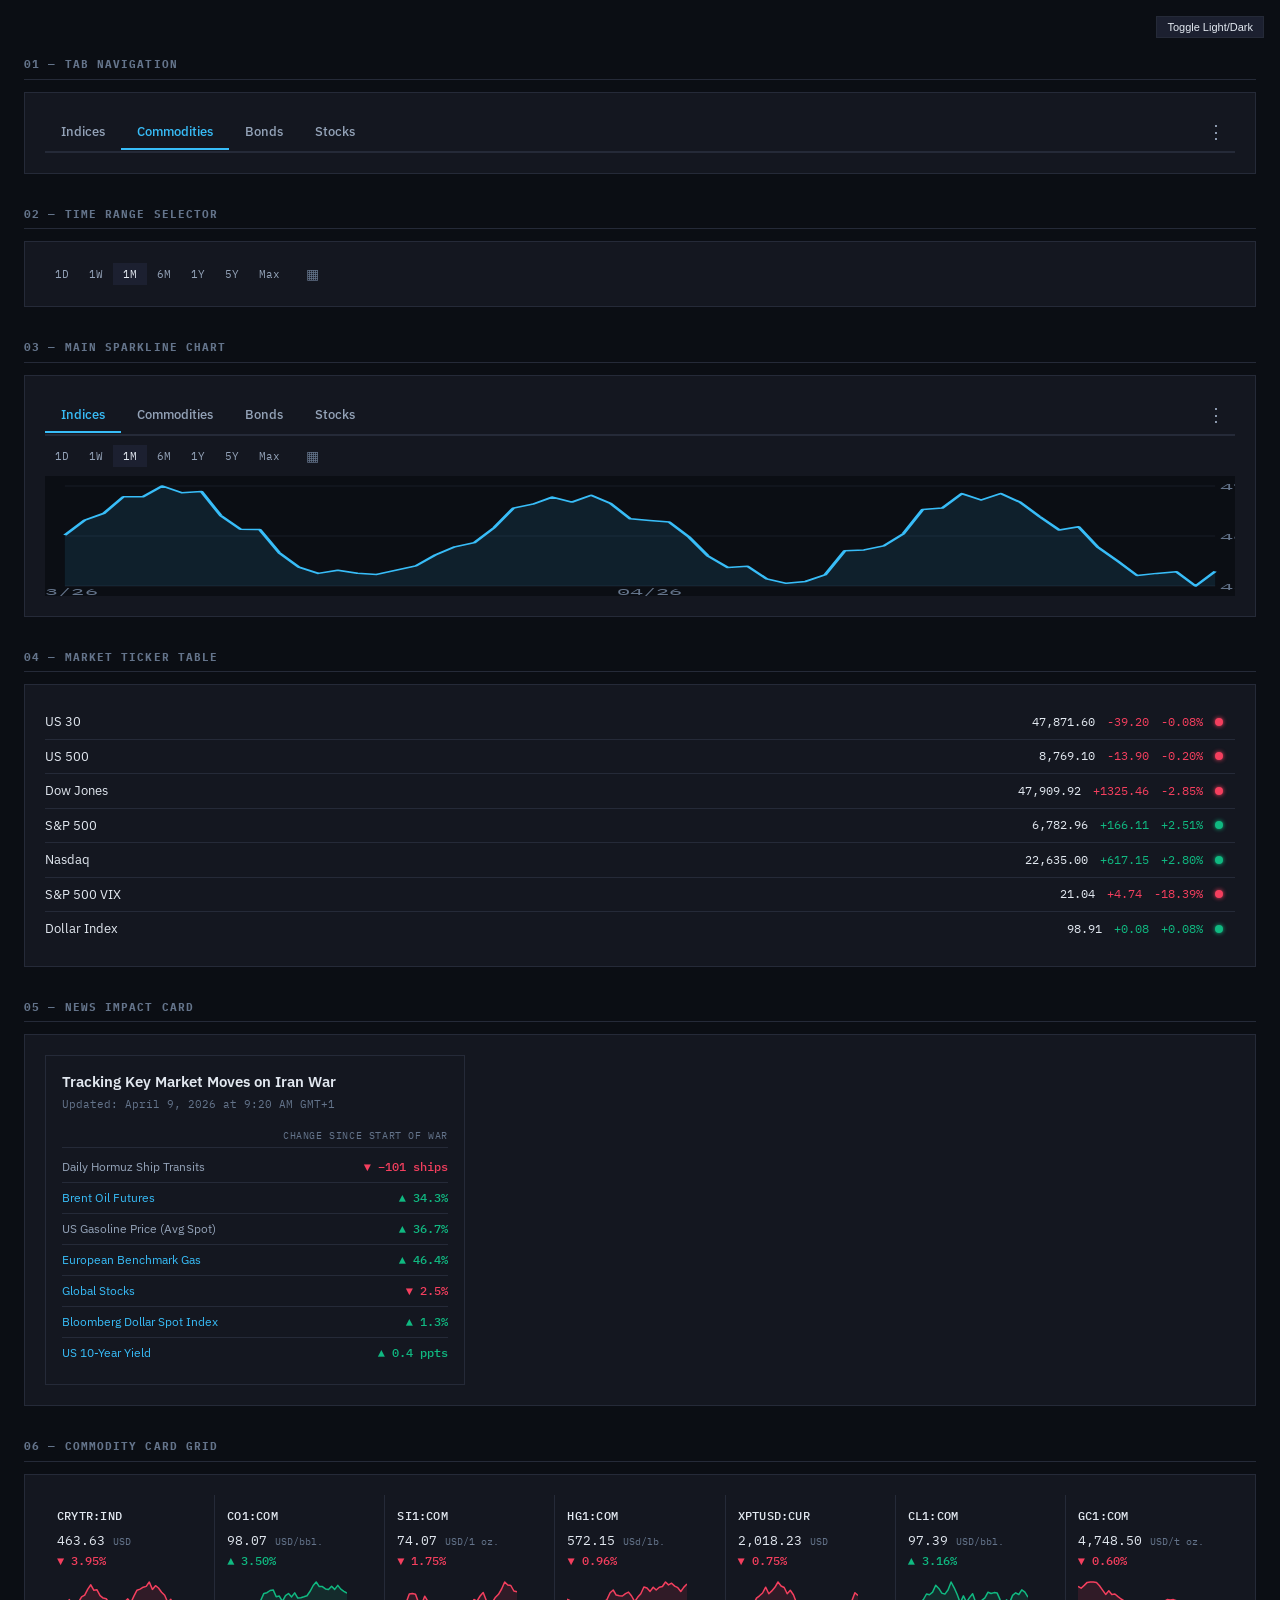
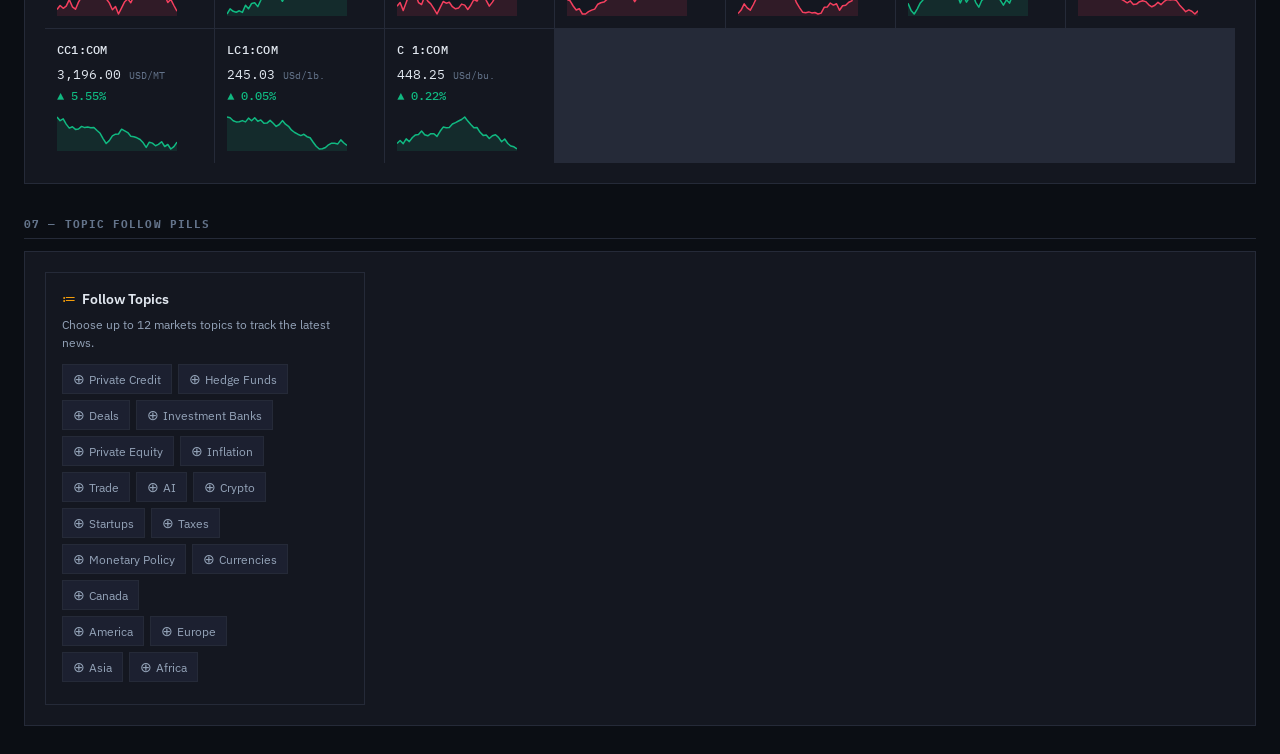
<file: public/ui-components/test.html>
<!DOCTYPE html>
<html lang="en" data-theme="dark">
<head>
  <meta charset="UTF-8" />
  <meta name="viewport" content="width=device-width, initial-scale=1.0" />
  <title>UI Components — Energy Markets Dashboard</title>
  <link rel="preconnect" href="https://fonts.googleapis.com" />
  <link href="https://fonts.googleapis.com/css2?family=IBM+Plex+Mono:wght@400;500&family=IBM+Plex+Sans:wght@400;500;600&display=swap" rel="stylesheet" />
  <style>
    /* ── Design tokens ──────────────────────────────────────── */
    :root {
      --bg:            #0b0e14;
      --surface:       #141720;
      --surface-2:     #1c2030;
      --border:        #252a38;
      --text:          #e2e8f0;
      --text-secondary:#94a3b8;
      --color-muted:   #64748b;
      --color-up:      #10b981;
      --color-down:    #f43f5e;
      --color-flat:    #94a3b8;
      --color-border:  #252a38;
      --color-accent:  #f59e0b;
      --font-mono:     'IBM Plex Mono', monospace;
      --font-sans:     'IBM Plex Sans', sans-serif;
    }

    html[data-theme="light"] {
      --bg:            #f1f5f9;
      --surface:       #ffffff;
      --surface-2:     #f8fafc;
      --border:        #e2e8f0;
      --text:          #0f172a;
      --text-secondary:#475569;
      --color-muted:   #94a3b8;
      --color-border:  #e2e8f0;
    }

    *, *::before, *::after { box-sizing: border-box; margin: 0; padding: 0; }

    body {
      background: var(--bg);
      color: var(--text);
      font-family: var(--font-sans);
      font-size: 13px;
      line-height: 1.5;
      padding: 24px;
    }

    h2 {
      font-size: 11px;
      font-family: var(--font-mono);
      letter-spacing: 0.1em;
      text-transform: uppercase;
      color: var(--color-muted);
      margin: 32px 0 12px;
      border-bottom: 1px solid var(--border);
      padding-bottom: 6px;
    }

    h2:first-child { margin-top: 0; }

    .theme-toggle {
      position: fixed;
      top: 16px; right: 16px;
      background: var(--surface-2);
      border: 1px solid var(--border);
      color: var(--text);
      padding: 4px 10px;
      font-size: 11px;
      cursor: pointer;
      border-radius: 0;
    }

    .demo-section {
      background: var(--surface);
      border: 1px solid var(--border);
      padding: 20px;
      margin-bottom: 4px;
    }

    /* ── 1. Tab Nav ──────────────────────────────────────────── */
    .tab-nav {
      display: flex;
      align-items: center;
      gap: 0;
      border-bottom: 2px solid var(--border);
    }

    .tab-nav__item {
      background: none;
      border: none;
      color: var(--text-secondary);
      font-family: var(--font-sans);
      font-size: 13px;
      font-weight: 500;
      padding: 8px 16px;
      cursor: pointer;
      border-bottom: 2px solid transparent;
      margin-bottom: -2px;
      transition: color 0.15s, border-color 0.15s;
    }

    .tab-nav__item:hover { color: var(--text); }

    .tab-nav__item--active {
      color: #38bdf8;
      border-bottom-color: #38bdf8;
    }

    .tab-nav__more {
      background: none;
      border: none;
      color: var(--text-secondary);
      font-size: 18px;
      padding: 8px 10px;
      cursor: pointer;
      margin-left: auto;
    }

    /* ── 2. Time Range ───────────────────────────────────────── */
    .time-range {
      display: flex;
      align-items: center;
      gap: 0;
    }

    .time-range__btn {
      background: none;
      border: none;
      color: var(--text-secondary);
      font-family: var(--font-mono);
      font-size: 11px;
      padding: 4px 10px;
      cursor: pointer;
      transition: color 0.15s, background 0.15s;
    }

    .time-range__btn:hover { color: var(--text); background: var(--surface-2); }

    .time-range__btn--active {
      color: var(--text);
      background: var(--surface-2);
    }

    .time-range__grid {
      background: none;
      border: none;
      color: var(--color-muted);
      font-size: 14px;
      padding: 4px 8px;
      cursor: pointer;
      margin-left: 8px;
    }

    /* ── 3. Main Chart ───────────────────────────────────────── */
    .main-chart {
      width: 100%;
      height: 120px;
      background: var(--bg);
    }

    .main-chart__empty {
      display: flex;
      align-items: center;
      justify-content: center;
      height: 100%;
      color: var(--color-muted);
      font-family: var(--font-mono);
      font-size: 11px;
    }

    /* ── 4. Ticker Table ─────────────────────────────────────── */
    .ticker-table {
      display: flex;
      flex-direction: column;
      gap: 0;
    }

    .ticker-row {
      display: grid;
      grid-template-columns: 1fr auto auto auto 20px;
      align-items: center;
      gap: 12px;
      padding: 7px 0;
      border-bottom: 1px solid var(--border);
    }

    .ticker-row:last-child { border-bottom: none; }

    .ticker-row__name {
      font-family: var(--font-sans);
      font-size: 13px;
      color: var(--text);
    }

    .ticker-row__price,
    .ticker-row__change,
    .ticker-row__pct {
      font-family: var(--font-mono);
      font-size: 12px;
      text-align: right;
    }

    .ticker-row__price { color: var(--text); }

    .ticker-row__dot {
      width: 8px; height: 8px;
      border-radius: 50%;
      display: inline-block;
    }

    .ticker-row__dot--up   { background: var(--color-up);   box-shadow: 0 0 4px var(--color-up); }
    .ticker-row__dot--down { background: var(--color-down); box-shadow: 0 0 4px var(--color-down); }

    /* ── 5. News Impact Card ─────────────────────────────────── */
    .news-impact-card {
      background: var(--surface);
      border: 1px solid var(--border);
      padding: 16px;
      max-width: 420px;
    }

    .news-impact-card__title {
      font-size: 15px;
      font-weight: 600;
      color: var(--text);
      line-height: 1.3;
      margin-bottom: 4px;
    }

    .news-impact-card__updated {
      font-size: 11px;
      color: var(--color-muted);
      font-family: var(--font-mono);
      margin-bottom: 12px;
    }

    .news-impact-table { width: 100%; }

    .news-impact-table__header {
      display: grid;
      grid-template-columns: 1fr auto;
      padding: 4px 0;
      border-bottom: 1px solid var(--border);
      margin-bottom: 4px;
    }

    .news-impact-table__col-header {
      font-size: 10px;
      font-family: var(--font-mono);
      text-align: right;
      color: var(--color-muted);
      text-transform: uppercase;
      letter-spacing: 0.06em;
      white-space: nowrap;
    }

    .news-impact-table__row {
      display: grid;
      grid-template-columns: 1fr auto;
      align-items: center;
      padding: 6px 0;
      border-bottom: 1px solid var(--border);
    }

    .news-impact-table__row:last-child { border-bottom: none; }

    .news-impact-table__label {
      font-size: 12px;
      color: var(--text-secondary);
    }

    .news-impact-table__label--link {
      color: #38bdf8;
      cursor: pointer;
    }

    .news-impact-table__label--link:hover { text-decoration: underline; }

    .news-impact-table__value {
      font-family: var(--font-mono);
      font-size: 12px;
      font-weight: 500;
      text-align: right;
    }

    /* ── 6. Commodity Card Grid ──────────────────────────────── */
    .commodity-grid {
      display: grid;
      grid-template-columns: repeat(auto-fill, minmax(160px, 1fr));
      gap: 1px;
      background: var(--border);
    }

    .commodity-card {
      background: var(--surface);
      padding: 12px;
      display: flex;
      flex-direction: column;
      gap: 2px;
      cursor: pointer;
      transition: background 0.1s;
    }

    .commodity-card:hover { background: var(--surface-2); }

    .commodity-card__ticker {
      font-family: var(--font-mono);
      font-size: 12px;
      font-weight: 500;
      color: var(--text);
      letter-spacing: 0.02em;
    }

    .commodity-card__price {
      font-family: var(--font-mono);
      font-size: 13px;
      color: var(--text);
      margin-top: 4px;
    }

    .commodity-card__unit {
      font-size: 10px;
      color: var(--color-muted);
    }

    .commodity-card__change {
      font-family: var(--font-mono);
      font-size: 12px;
      font-weight: 500;
    }

    .commodity-card__spark {
      margin-top: 8px;
    }

    .sparkline-empty {
      font-family: var(--font-mono);
      font-size: 11px;
      color: var(--color-muted);
    }

    /* ── 7. Topic Follow Pills ───────────────────────────────── */
    .topic-follow {
      background: var(--surface);
      border: 1px solid var(--border);
      padding: 16px;
      max-width: 320px;
    }

    .topic-follow__header {
      display: flex;
      align-items: center;
      gap: 6px;
      margin-bottom: 6px;
    }

    .topic-follow__icon {
      color: var(--color-accent);
      font-size: 14px;
    }

    .topic-follow__title {
      font-size: 14px;
      font-weight: 600;
      color: var(--text);
    }

    .topic-follow__subtitle {
      font-size: 12px;
      color: var(--text-secondary);
      margin-bottom: 12px;
    }

    .topic-follow__row {
      display: flex;
      flex-wrap: wrap;
      gap: 6px;
      margin-bottom: 6px;
    }

    .topic-pill {
      display: inline-flex;
      align-items: center;
      gap: 4px;
      background: var(--surface-2);
      border: 1px solid var(--border);
      color: var(--text-secondary);
      font-size: 12px;
      font-family: var(--font-sans);
      padding: 5px 10px;
      cursor: pointer;
      transition: background 0.15s, color 0.15s, border-color 0.15s;
      border-radius: 0;
    }

    .topic-pill:hover { background: var(--border); color: var(--text); }

    .topic-pill--active {
      background: #1e3a5f;
      border-color: #38bdf8;
      color: #38bdf8;
    }

    .topic-pill__plus { font-size: 14px; }
  </style>
</head>
<body>

  <button class="theme-toggle" onclick="document.documentElement.dataset.theme = document.documentElement.dataset.theme === 'dark' ? 'light' : 'dark'">
    Toggle Light/Dark
  </button>

  <!-- 1. Tab Navigation -->
  <h2>01 — Tab Navigation</h2>
  <div class="demo-section" id="demo-tabnav"></div>

  <!-- 2. Time Range Selector -->
  <h2>02 — Time Range Selector</h2>
  <div class="demo-section" id="demo-timerange"></div>

  <!-- 3. Main Chart (Tab + Range combined) -->
  <h2>03 — Main Sparkline Chart</h2>
  <div class="demo-section">
    <div id="demo-tabnav2" style="margin-bottom:8px"></div>
    <div id="demo-timerange2" style="margin-bottom:8px"></div>
    <div id="demo-mainchart"></div>
  </div>

  <!-- 4. Market Ticker Table -->
  <h2>04 — Market Ticker Table</h2>
  <div class="demo-section" id="demo-ticker"></div>

  <!-- 5. News Impact Card -->
  <h2>05 — News Impact Card</h2>
  <div class="demo-section" id="demo-news"></div>

  <!-- 6. Commodity Card Grid -->
  <h2>06 — Commodity Card Grid</h2>
  <div class="demo-section" id="demo-commodity"></div>

  <!-- 7. Topic Follow Pills -->
  <h2>07 — Topic Follow Pills</h2>
  <div class="demo-section" id="demo-topics"></div>

  <script src="ui-components.js"></script>
  <script>
    // ── 1. Tab Nav ──────────────────────────────────────────────────────────────
    UIComponents.TabNav(document.getElementById('demo-tabnav'), {
      tabs: ['Indices', 'Commodities', 'Bonds', 'Stocks'],
      active: 'Commodities',
    });

    // ── 2. Time Range ───────────────────────────────────────────────────────────
    UIComponents.TimeRange(document.getElementById('demo-timerange'), {
      periods: ['1D', '1W', '1M', '6M', '1Y', '5Y', 'Max'],
      active: '1M',
    });

    // ── 3. Chart (with controls) ────────────────────────────────────────────────
    UIComponents.TabNav(document.getElementById('demo-tabnav2'), {
      tabs: ['Indices', 'Commodities', 'Bonds', 'Stocks'],
      active: 'Indices',
    });
    UIComponents.TimeRange(document.getElementById('demo-timerange2'), {
      periods: ['1D', '1W', '1M', '6M', '1Y', '5Y', 'Max'],
      active: '1M',
    });
    const mockIndexData = Array.from({ length: 60 }, (_, i) => {
      return 46500 + Math.sin(i * 0.3) * 600 + Math.random() * 300 - 150;
    });
    const mockLabels = ['03/26', '', '', '', '', '', '', '', '', '',
                        '03/26', '', '', '', '', '', '', '', '', '',
                        '03/26', '', '', '', '', '', '', '', '', '',
                        '04/26'];
    UIComponents.MainChart(document.getElementById('demo-mainchart'), {
      values: mockIndexData,
      labels: mockLabels,
      color: '#38bdf8',
    });

    // ── 4. Market Ticker Table ──────────────────────────────────────────────────
    UIComponents.MarketTickerTable(document.getElementById('demo-ticker'), {
      rows: [
        { name: 'US 30',        price: '47,871.60', change: -39.2,    changePct: -0.08  },
        { name: 'US 500',       price: '8,769.10',  change: -13.9,    changePct: -0.20  },
        { name: 'Dow Jones',    price: '47,909.92', change: +1325.46, changePct: -2.85  },
        { name: 'S&P 500',      price: '6,782.96',  change: +166.11,  changePct: +2.51  },
        { name: 'Nasdaq',       price: '22,635.00', change: +617.15,  changePct: +2.80  },
        { name: 'S&P 500 VIX',  price: '21.04',     change: +4.74,    changePct: -18.39 },
        { name: 'Dollar Index', price: '98.91',     change: +0.080,   changePct: +0.08  },
      ],
    });

    // ── 5. News Impact Card ─────────────────────────────────────────────────────
    UIComponents.NewsImpactCard(document.getElementById('demo-news'), {
      title: 'Tracking Key Market Moves on Iran War',
      updated: 'April 9, 2026 at 9:20 AM GMT+1',
      columnHeader: 'Change since start of war',
      rows: [
        { label: 'Daily Hormuz Ship Transits',   value: '−101 ships', change: -1, isLink: false },
        { label: 'Brent Oil Futures',             value: '34.3%',      change: 1,  isLink: true  },
        { label: 'US Gasoline Price (Avg Spot)',  value: '36.7%',      change: 1,  isLink: false },
        { label: 'European Benchmark Gas',        value: '46.4%',      change: 1,  isLink: true  },
        { label: 'Global Stocks',                 value: '2.5%',       change: -1, isLink: true  },
        { label: 'Bloomberg Dollar Spot Index',   value: '1.3%',       change: 1,  isLink: true  },
        { label: 'US 10-Year Yield',              value: '0.4 ppts',   change: 1,  isLink: true  },
      ],
    });

    // ── 6. Commodity Card Grid ──────────────────────────────────────────────────
    function rand(base, spread, n) {
      let v = base;
      return Array.from({ length: n }, () => {
        v += (Math.random() - 0.5) * spread;
        return Math.max(v, base * 0.5);
      });
    }

    UIComponents.CommodityCardGrid(document.getElementById('demo-commodity'), {
      cards: [
        { ticker: 'CRYTR:IND',  price: '463.63',   unit: 'USD',        changePct: -3.95, values: rand(463,  8,  40) },
        { ticker: 'CO1:COM',    price: '98.07',    unit: 'USD/bbl.',   changePct: +3.50, values: rand(98,   2,  40) },
        { ticker: 'SI1:COM',    price: '74.07',    unit: 'USD/1 oz.',  changePct: -1.75, values: rand(74,   1.5,40) },
        { ticker: 'HG1:COM',    price: '572.15',   unit: 'USd/lb.',    changePct: -0.96, values: rand(572,  5,  40) },
        { ticker: 'XPTUSD:CUR', price: '2,018.23', unit: 'USD',        changePct: -0.75, values: rand(2018, 15, 40) },
        { ticker: 'CL1:COM',    price: '97.39',    unit: 'USD/bbl.',   changePct: +3.16, values: rand(97,   2,  40) },
        { ticker: 'GC1:COM',    price: '4,748.50', unit: 'USD/t oz.',  changePct: -0.60, values: rand(4748, 30, 40) },
        { ticker: 'CC1:COM',    price: '3,196.00', unit: 'USD/MT',     changePct: +5.55, values: rand(3196, 40, 40) },
        { ticker: 'LC1:COM',    price: '245.03',   unit: 'USd/lb.',    changePct: +0.05, values: rand(245,  2,  40) },
        { ticker: 'C 1:COM',    price: '448.25',   unit: 'USd/bu.',    changePct: +0.22, values: rand(448,  4,  40) },
      ],
    });

    // ── 7. Topic Follow Pills ───────────────────────────────────────────────────
    UIComponents.TopicFollowPills(document.getElementById('demo-topics'), {
      title: 'Follow Topics',
      subtitle: 'Choose up to 12 markets topics to track the latest news.',
      sections: [
        ['Private Credit', 'Hedge Funds'],
        ['Deals', 'Investment Banks'],
        ['Private Equity', 'Inflation'],
        ['Trade', 'AI', 'Crypto'],
        ['Startups', 'Taxes'],
        ['Monetary Policy', 'Currencies'],
        ['Canada'],
        ['America', 'Europe'],
        ['Asia', 'Africa'],
      ],
    });
  </script>
</body>
</html>
</file>
